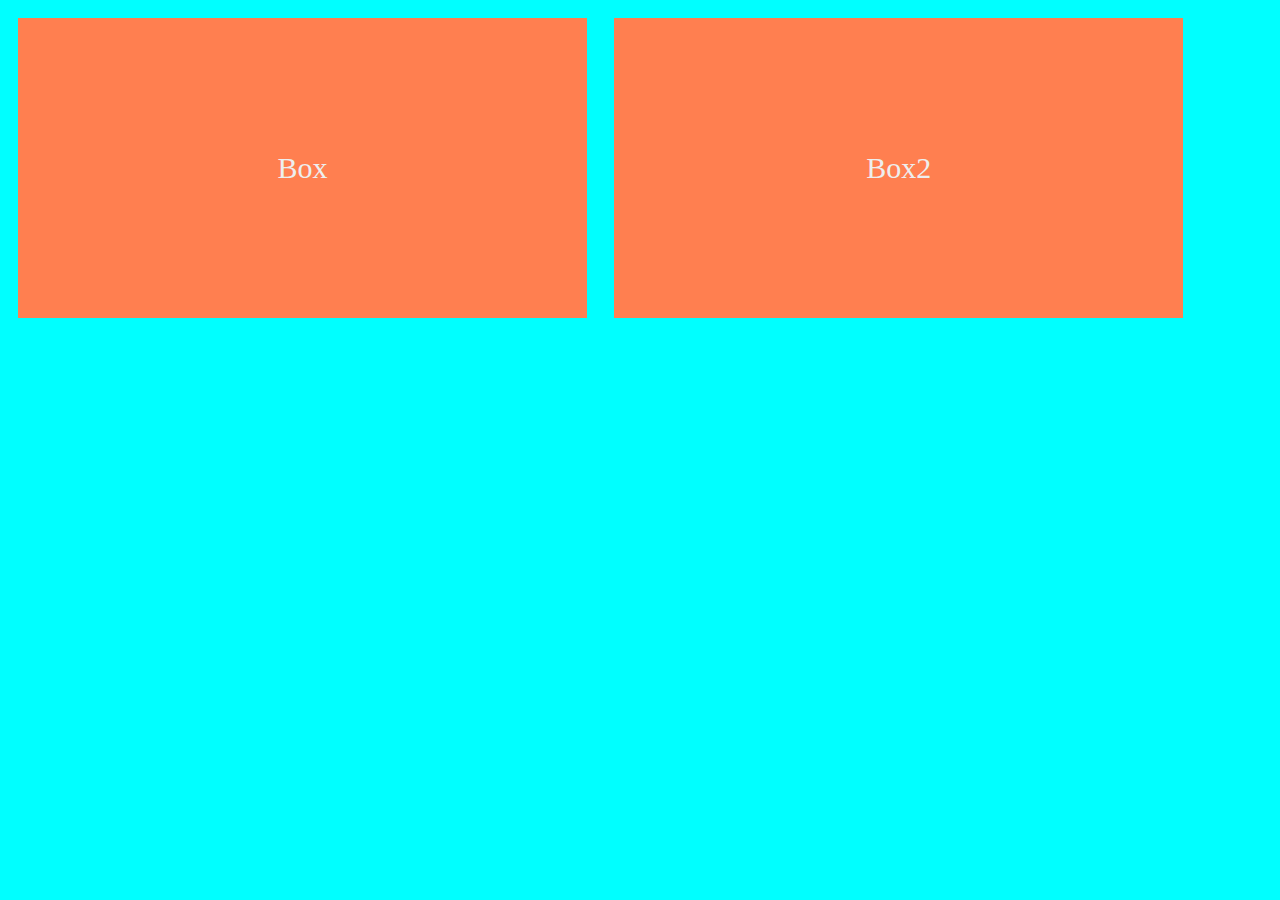
<file: class-01/demo/index.html>
<!DOCTYPE html>
<html lang="en">
  <head>
    <meta charset="UTF-8" />
    <meta name="viewport" content="width=device-width, initial-scale=1.0" />
    <title>demo</title>
    <link rel="stylesheet" href="styles.css" />
  </head>
  <body>
    <div>
      Box
    </div>
    <div>Box2</div>
  </body>
</html>
</file>
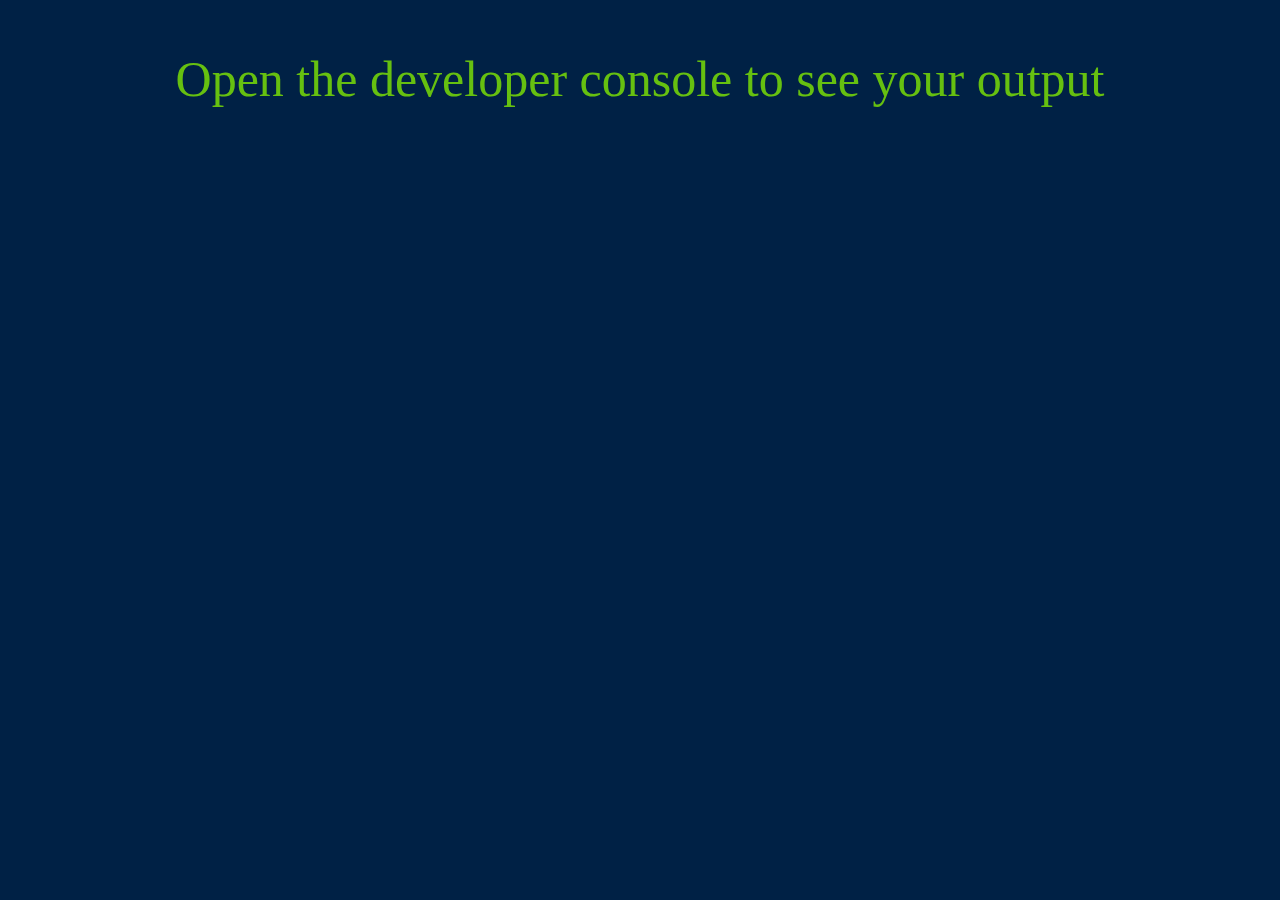
<file: class-00/lab-b/starter-code/index.html>
<!DOCTYPE html>
<html>
  <head>
    <title>Arrow Functions</title>
    <link rel="stylesheet" href="./styles.css">
  </head>
  <body>
    <main>
      <p>Open the developer console to see your output</p>
    </main>
    <script src="./app.js"></script>
  </body>
</html>
</file>
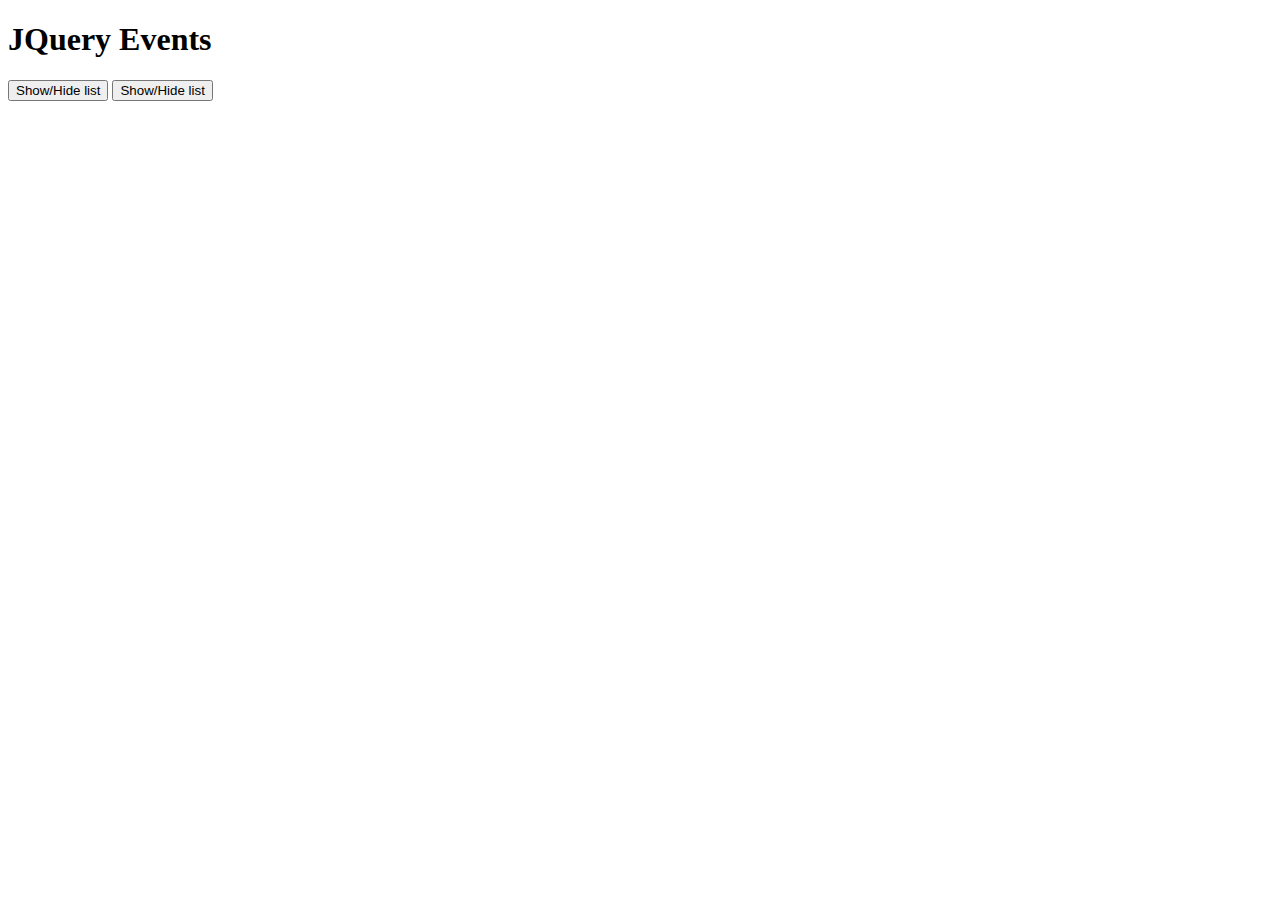
<file: class-02/demo/events/index.html>
<!DOCTYPE html>
<html lang="en">
  <head>
    <meta charset="UTF-8" />
    <meta name="viewport" content="width=device-width, initial-scale=1.0" />
    <title>Events Demo</title>
    <link rel="stylesheet" href="styles.css" />
  </head>
  <body>
    <header>
      <h1>JQuery Events</h1>
    </header>
    <main>
      <section>
        <button>Show/Hide list</button>
        <button>Show/Hide list</button>
        <ul>
          <li>Javascript</li>
          <li>python</li>
          <li>Java</li>
          <li>C#</li>
        </ul>
      </section>
    </main>
    <script
      src="https://code.jquery.com/jquery-3.4.1.min.js"
      integrity="sha256-CSXorXvZcTkaix6Yvo6HppcZGetbYMGWSFlBw8HfCJo="
      crossorigin="anonymous"
    ></script>
    <script src="app.js"></script>
  </body>
</html>
</file>
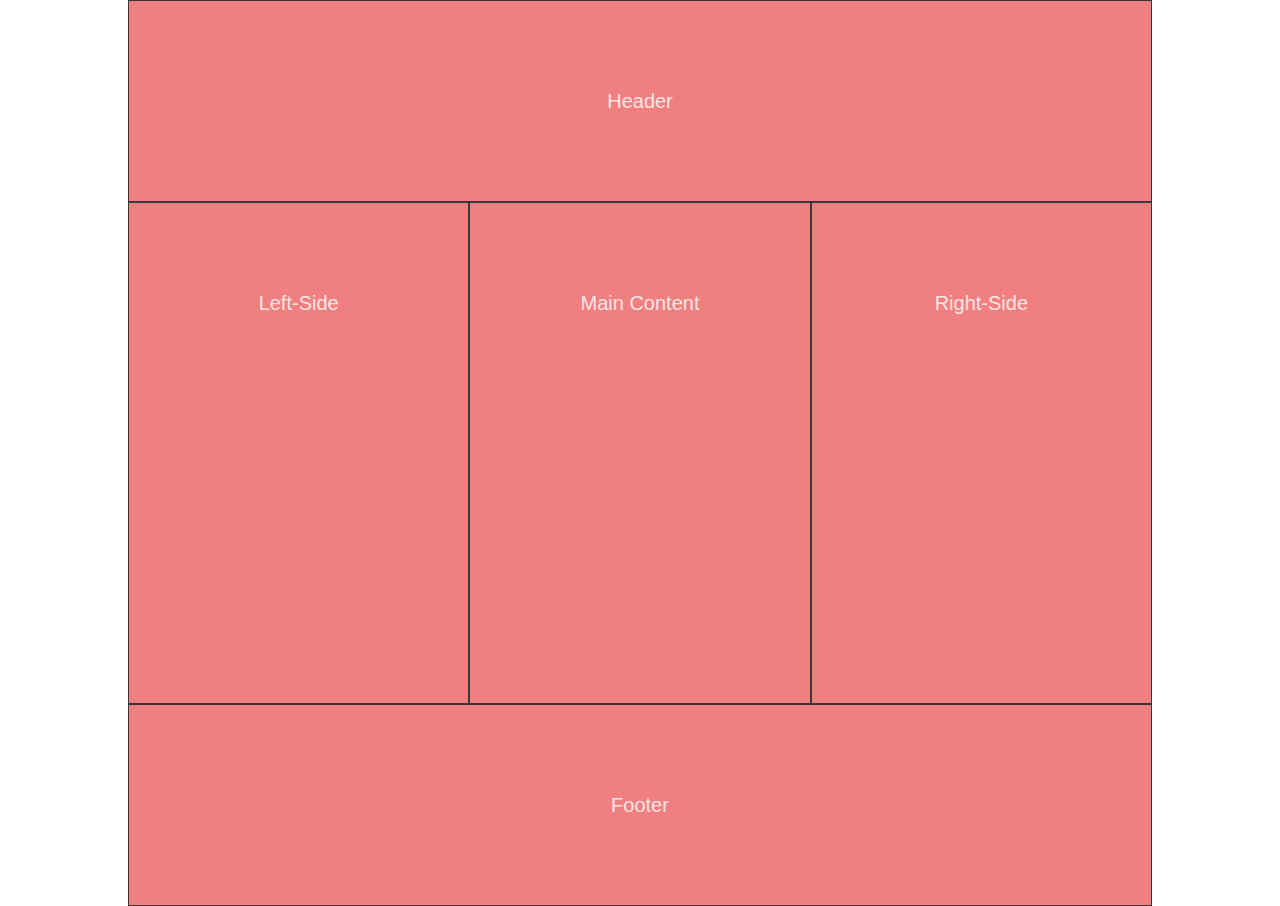
<file: class-03/demo/flexbox/index.html>
<!DOCTYPE html>
<html lang="en">
<head>
  <meta charset="UTF-8">
  <meta name="viewport" content="width=device-width, initial-scale=1.0">
  <meta http-equiv="X-UA-Compatible" content="ie=edge">
  <title>Flex-Box Demo</title>
  <link href="css/reset.css" type="text/css" rel="stylesheet" />
  <link href="css/layout.css" type="text/css" rel="stylesheet" />
  <!-- <link href="css/float.css" type="text/css" rel="stylesheet" /> -->
  <link href="css/flex.css" type="text/css" rel="stylesheet" />
</head>
<body>
  <header id="header">header</header>
  <main>
    <div id="left">left-side</div>
    <div id="right">right-side</div>
    <div id="main">main content</div>
  </main>
  <footer id="footer">footer</footer>
</body>
</html>
</file>
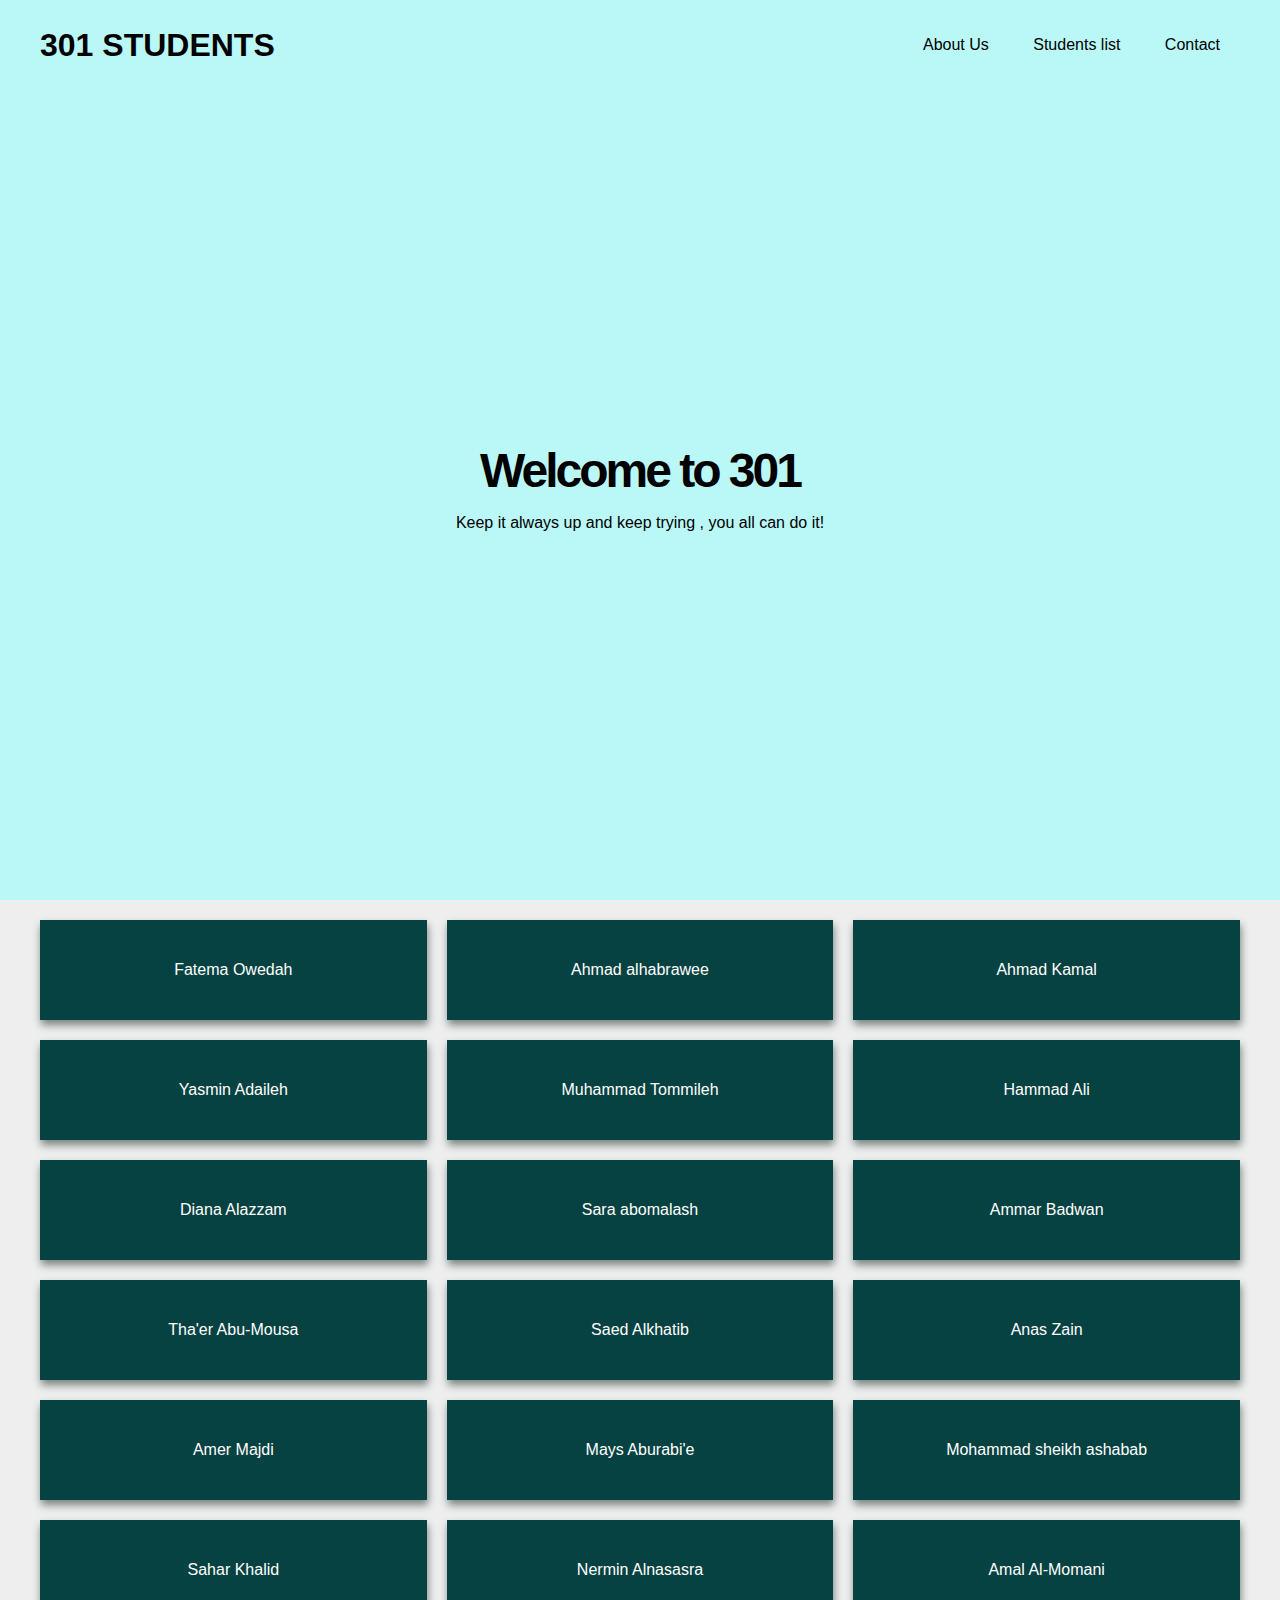
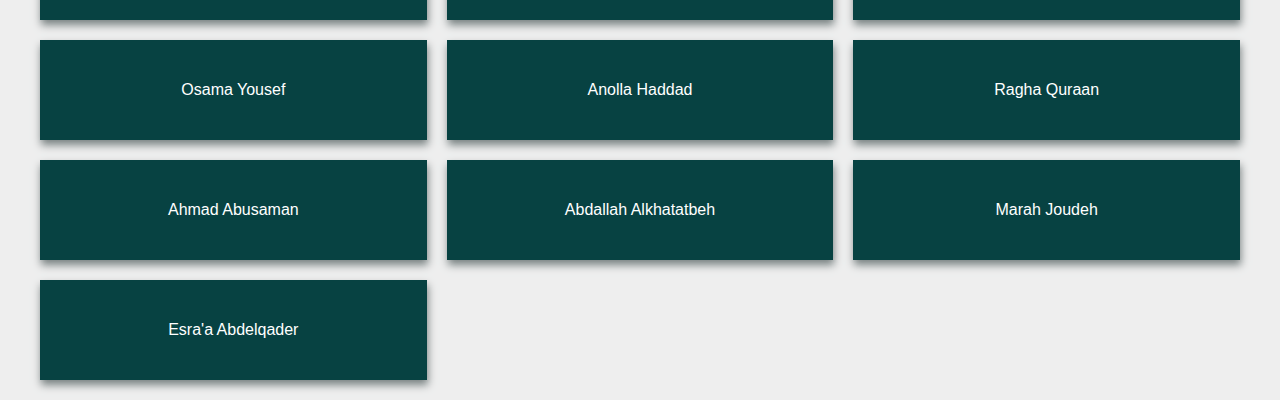
<file: class-04/demo/grid/index.html>
<!DOCTYPE html>
<html lang="en">
<head>
  <meta charset="UTF-8">
  <meta name="viewport" content="width=device-width, initial-scale=1.0">
  <title>Grid Layout</title>
  <link rel="stylesheet" href="css/style.css" />
</head>
<body>
  <header>
    <div class="nav-content">
    <h1>301 STUDENTS</h1>
    <nav>
      <ul>
        <li>About Us</li>
        <li>Students list</li>
        <li>Contact</li>
     </ul>
    </nav>
  </div>
  <div class="header-content">
    <h2>Welcome to 301</h2>
    <p>Keep it always up and keep trying , you all can do it!</p>
  </div>
  </header>
  <main>
    <section id="grid-elm"></section>
  </main>

  <script src="https://code.jquery.com/jquery-3.4.1.min.js"></script>
  <script src="js/app.js"></script>
</body>
</html>
</file>
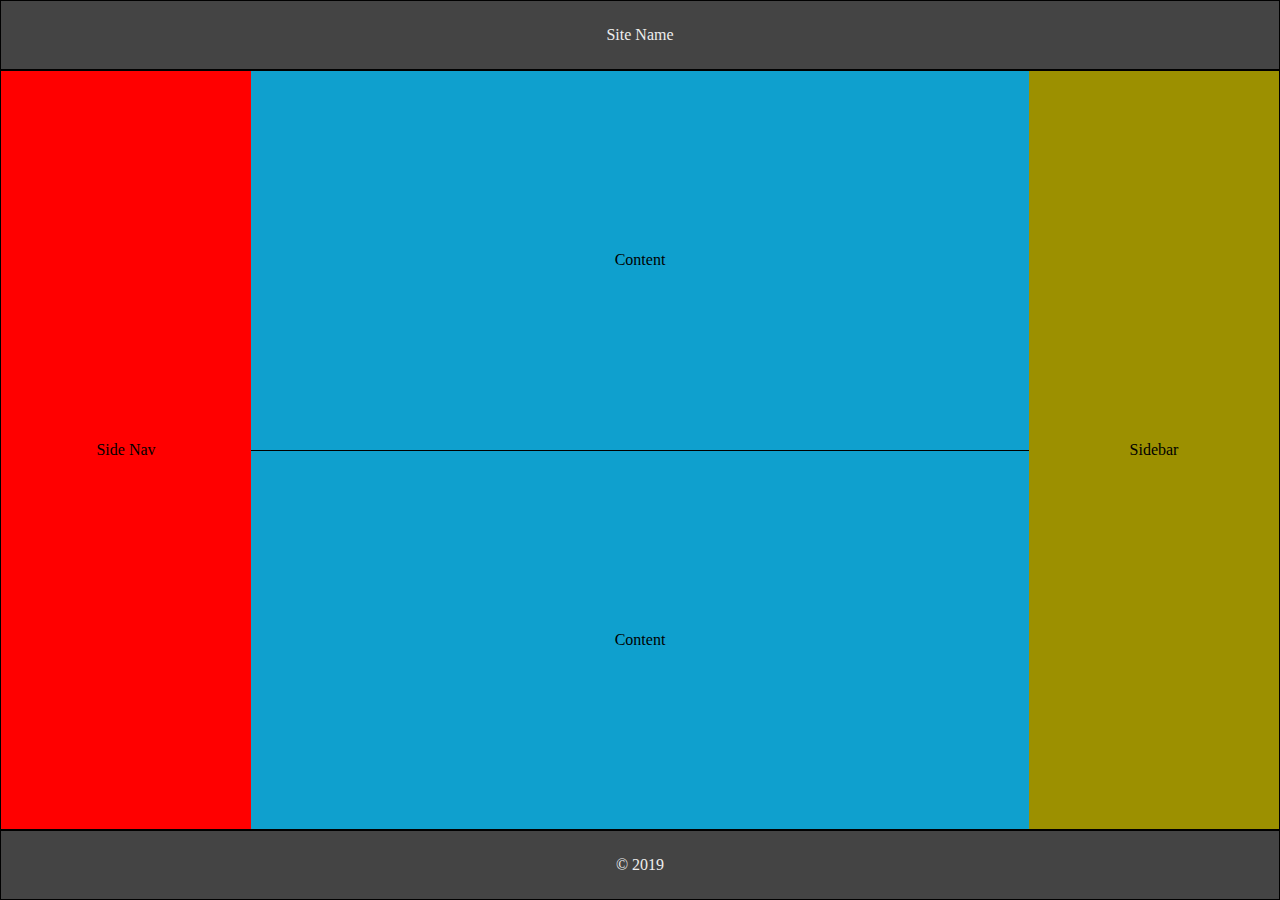
<file: class-04/demo/holy-grail/index.html>
<!DOCTYPE html>
<html>
  <head>
    <title>Demo</title>
    <link rel="stylesheet" href="reset.css" />
    <link rel="stylesheet" href="core.css" />
    <!--<link rel="stylesheet" href="float.css" />-->
    <link rel="stylesheet" href="flexbox.css" />
    <!-- <link rel="stylesheet" href="grid.css" /> -->
  </head>

  <body>
    <header class="centeredWords">
      <h1>Site Name</h1>
    </header>

    <main>

      <nav class="centeredWords"><span>Side Nav</span></nav>

      <aside class="centeredWords"><span>Sidebar</span></aside>

      <div class="content">
        <section class="deck">
          <div class="card centeredWords">
            <p>Content</p>
          </div>
        </section>
        <section class="deck">
          <div class="card centeredWords">
            <p>Content</p>
          </div>
        </section>
      </div>

    </main>

    <footer class="centeredWords">
      &copy; 2019
    </footer>
  </body>
</html>
</file>
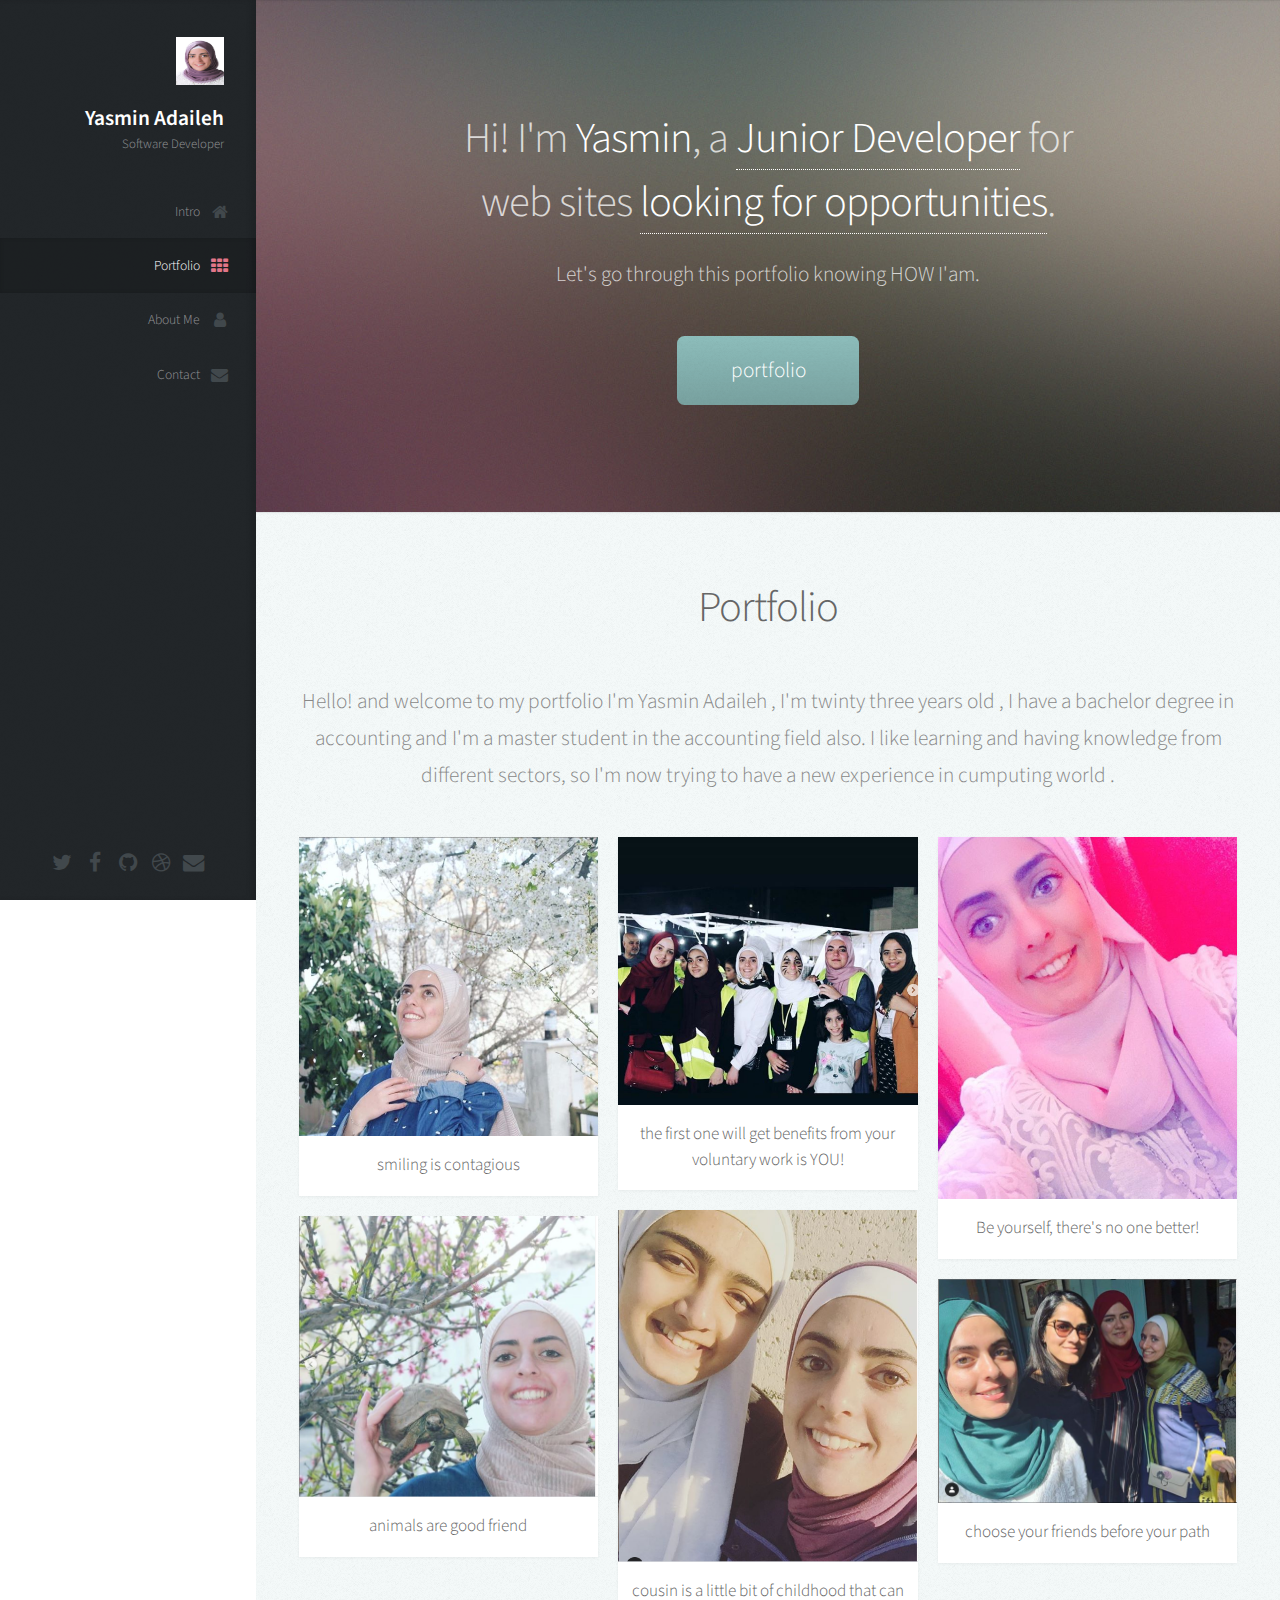
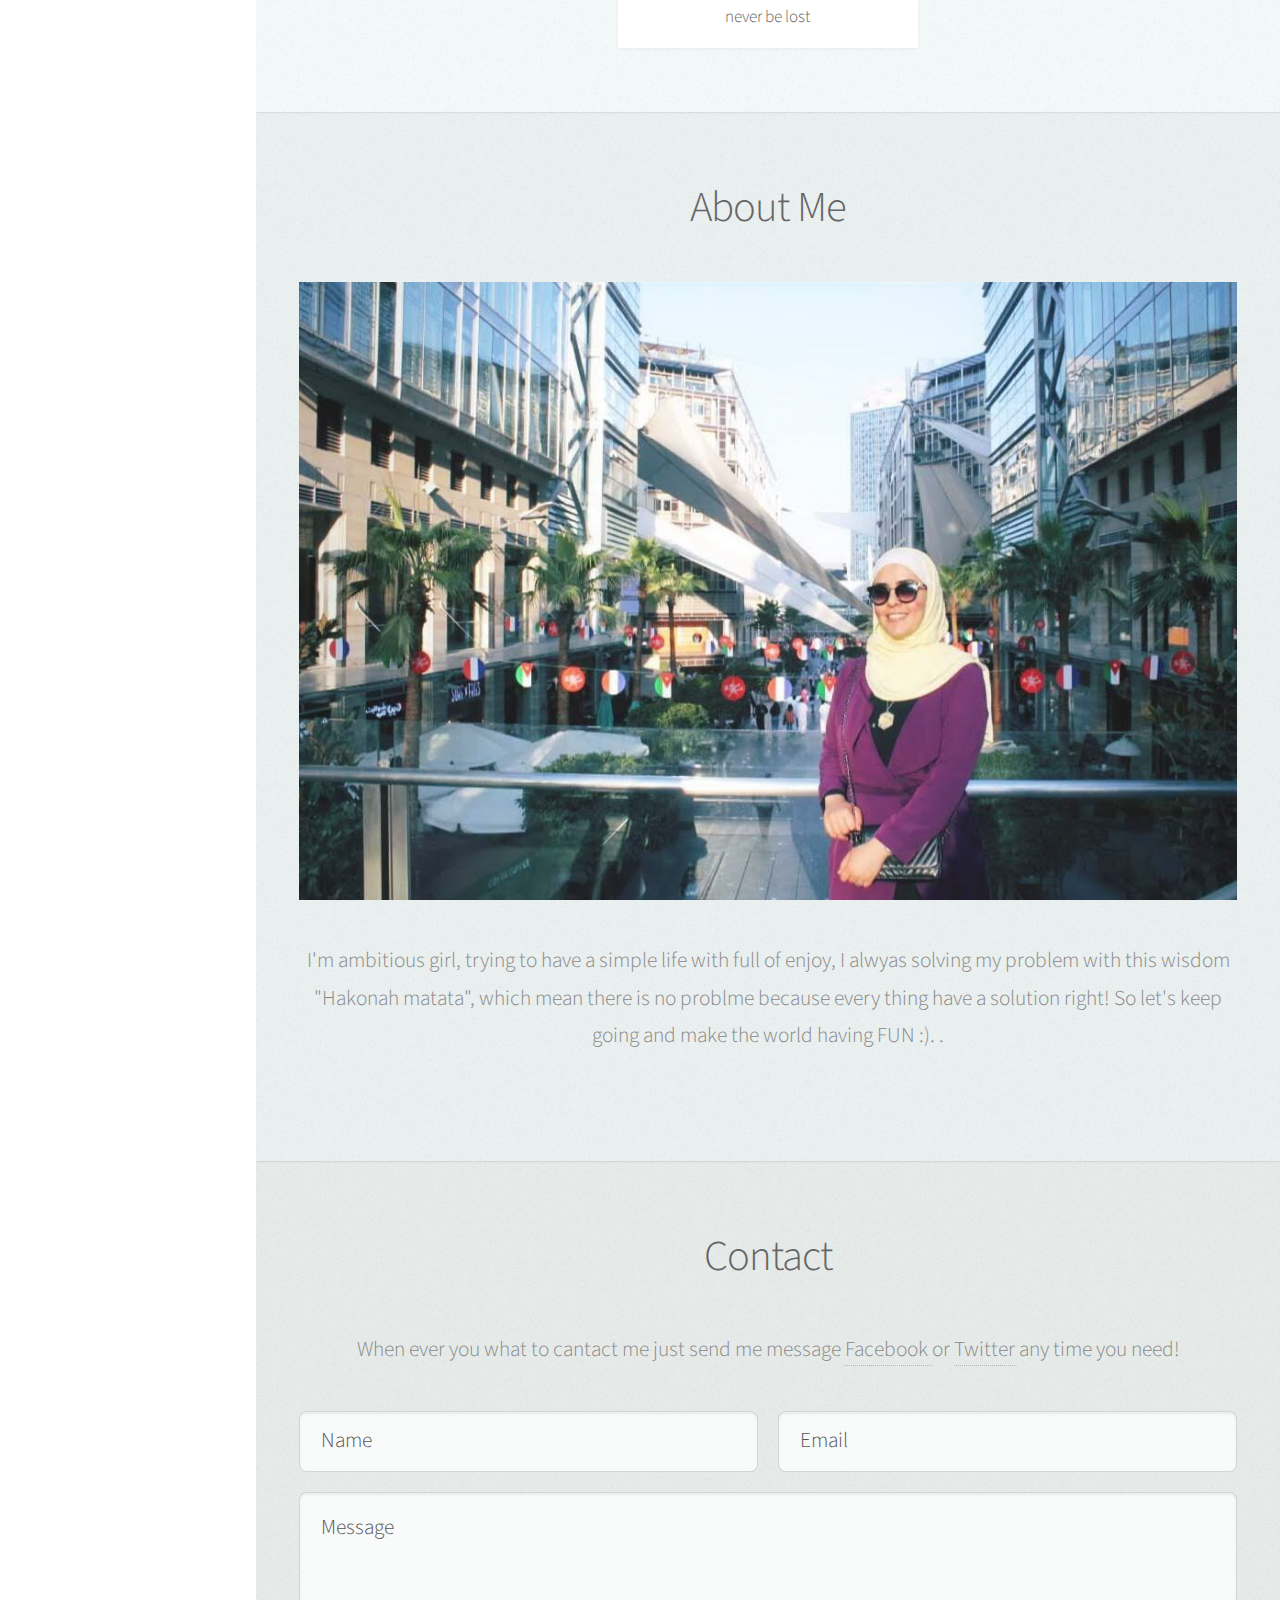
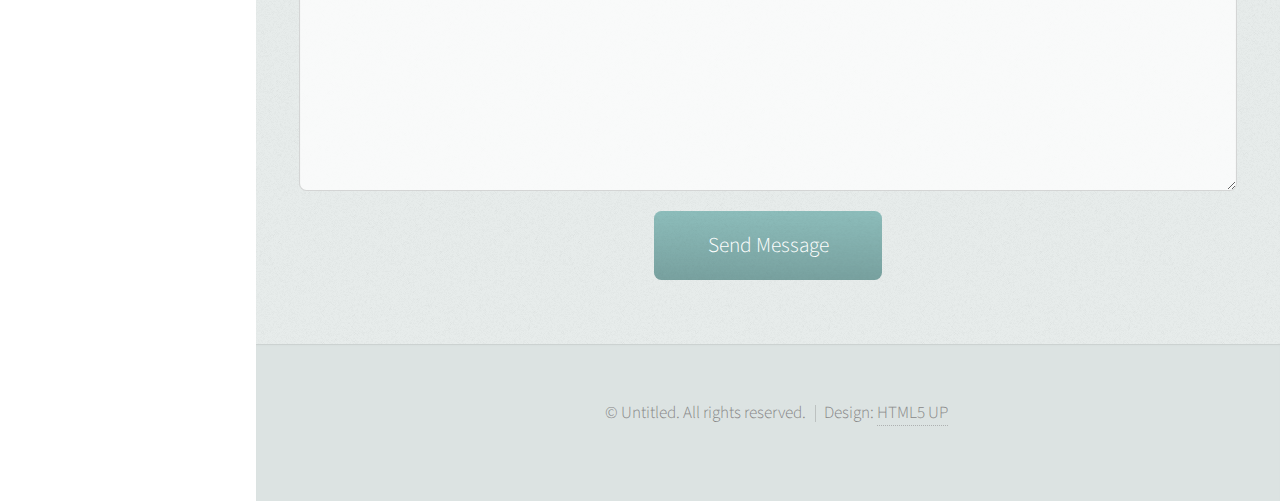
<file: class-04/lab-b/starter-code/index.html>
<!DOCTYPE HTML>
<!--
	Prologue by HTML5 UP
	html5up.net | @ajlkn
	Free for personal and commercial use under the CCA 3.0 license (html5up.net/license)
-->
<html>
	<head>
		<title>Prologue by HTML5 UP</title>
		<meta charset="utf-8" />
		<meta name="viewport" content="width=device-width, initial-scale=1, user-scalable=no" />
		<link rel="stylesheet" href="assets/css/reset.css" />
		<link rel="stylesheet" href="assets/css/base.css" />
		<link rel="stylesheet" href="assets/css/layout.css" />
		<link rel="stylesheet" href="assets/css/modules.css" />
		<!-- <link rel="stylesheet" href="assets/css/main.css" /> -->

	</head>
	<body class="is-preload">

		<!-- Header -->
			<div id="header">

				<div class="top">

					<!-- Logo -->
						<div id="logo">
							<span class="image avatar48"><img src="images/0074.JPG" alt="" /></span>
							<h1 id="title">Yasmin Adaileh</h1>
							<p>Software Developer</p>
						</div>

					<!-- Nav -->
						<nav id="nav">
							<ul>
								<li><a href="#top" id="top-link"><span class="icon fa-home">Intro</span></a></li>
								<li><a href="#portfolio" id="portfolio-link"><span class="icon fa-th">Portfolio</span></a></li>
								<li><a href="#about" id="about-link"><span class="icon fa-user">About Me</span></a></li>
								<li><a href="#contact" id="contact-link"><span class="icon fa-envelope">Contact</span></a></li>
							</ul>
						</nav>

				</div>

				<div class="bottom">

					<!-- Social Icons -->
						<ul class="icons">
							<li><a href="https://twitter.com/y_adaileh" class="icon fa-twitter"><span class="label">Twitter</span></a></li>
							<li><a href="https://www.facebook.com/profile.php?id=100005905637437" class="icon fa-facebook"><span class="label">Facebook</span></a></li>
							<li><a href="https://github.com/yasminadaileh1" class="icon fa-github"><span class="label">Github</span></a></li>
							<li><a href="#" class="icon fa-dribbble"><span class="label">Dribbble</span></a></li>
							<li><a href="#" class="icon fa-envelope"><span class="label">Email</span></a></li>
						</ul>

				</div>

			</div>

		<!-- Main -->
			<div id="main">

				<!-- Intro -->
					<section id="top" class="one dark cover">
						<div class="container">

							<header>
								<h2 class="alt">Hi! I'm <strong>Yasmin</strong>, a <a href="https://github.com/yasminadaileh1">Junior Developer</a> for<br />
								web sites <a href="https://www.linkedin.com/in/yasmeen-al-adaileh-18b094124/">looking for opportunities</a>.</h2>
								<p>
								Let's go through this portfolio knowing HOW I'am.</p>
							</header>

							<footer>
								<a href="#portfolio" class="button scrolly">portfolio </a>
							</footer>

						</div>
					</section>

				<!-- Portfolio -->
					<section id="portfolio" class="two">
						<div class="container">

							<header>
								<h2>Portfolio</h2>
							</header>

							<p>Hello! and welcome to my portfolio I'm Yasmin Adaileh , I'm twinty three years old ,
								I have a bachelor degree in accounting and I'm a master student in the accounting field also.
								I like learning and having knowledge from different sectors, so I'm now trying to have a new experience 
								in cumputing world .</p>

							<div class="row">
								<div class="col-4 col-12-mobile">
									<article class="item">
										<a href="#" class="image fit"><img src="images/5 (1).PNG" alt="" /></a>
										<header>
											<h3>smiling is contagious</h3>
										</header>
									</article>
									<article class="item">
										<a href="#" class="image fit"><img src="images/5 (2).PNG" alt="" /></a>
										<header>
											<h3>animals are good friend</h3>
										</header>
									</article>
								</div>
								<div class="col-4 col-12-mobile">
									<article class="item">
										<a href="#" class="image fit"><img src="images/5 (4).PNG" alt="" /></a>
										<header>
											<h3>the first one will get benefits from your voluntary work is YOU!</h3>
										</header>
									</article>
									<article class="item">
										<a href="#" class="image fit"><img src="images/5 (5).PNG" alt="" /></a>
										<header>
											<h3>cousin is a little bit of childhood that can never be lost</h3>
										</header>
									</article>
								</div>
								<div class="col-4 col-12-mobile">
									<article class="item">
										<a href="#" class="image fit"><img src="images/5 (6).PNG" alt="" /></a>
										<header>
											<h3>Be yourself, there's no one better!</h3>
										</header>
									</article>
									<article class="item">
										<a href="#" class="image fit"><img src="images/5 (3).PNG" alt="" /></a>
										<header>
											<h3>choose your friends before your path</h3>
										</header>
									</article>
								</div>
							</div>

						</div>
					</section>

				<!-- About Me -->
					<section id="about" class="three">
						<div class="container">

							<header>
								<h2>About Me</h2>
							</header>

							<a href="#" class="image featured"><img src="images/unnamed.jpg" alt="" /></a>

							<p>I'm ambitious girl, trying to have a simple life with full of enjoy, I alwyas solving my problem
								with this wisdom "Hakonah matata", which mean there is no problme because every thing have a solution
								right! So let's keep going and make the world having FUN :).
								.</p>

						</div>
					</section>

				<!-- Contact -->
					<section id="contact" class="four">
						<div class="container">

							<header>
								<h2>Contact</h2>
							</header>

							<p>When ever you what to cantact me just send me message <a href="https://www.facebook.com/profile.php?id=100005905637437">Facebook
							</a> or <a href="https://twitter.com/y_adaileh">Twitter</a> any time you need!</p>

							<form method="post" action="#">
								<div class="row">
									<div class="col-6 col-12-mobile"><input type="text" name="name" placeholder="Name" /></div>
									<div class="col-6 col-12-mobile"><input type="text" name="email" placeholder="Email" /></div>
									<div class="col-12">
										<textarea name="message" placeholder="Message"></textarea>
									</div>
									<div class="col-12">
										<input type="submit" value="Send Message" />
									</div>
								</div>
							</form>

						</div>
					</section>

			</div>

		<!-- Footer -->
			<div id="footer">

				<!-- Copyright -->
					<ul class="copyright">
						<li>&copy; Untitled. All rights reserved.</li><li>Design: <a href="http://html5up.net">HTML5 UP</a></li>
					</ul>

			</div>

		<!-- Scripts -->
			<script src="assets/js/jquery.min.js"></script>
			<script src="assets/js/jquery.scrolly.min.js"></script>
			<script src="assets/js/jquery.scrollex.min.js"></script>
			<script src="assets/js/browser.min.js"></script>
			<script src="assets/js/breakpoints.min.js"></script>
			<script src="assets/js/util.js"></script>
			<script src="assets/js/main.js"></script>

	</body>
</html>
</file>
<file: class-01/demo/styles.css>
body {
  background-color: darkgray;
  font-size: 30px;
}

div {
  background-color: royalblue;
  color: #eee;
  height: 300px;
  margin: 10px;
  text-align: center;
  line-height: 300px;
}

@media (min-width: 500px) {
  body {
    background-color: aqua;
  }
  div {
    width: 45%;
    display: inline-block;
    background-color: coral;
  }
}
</file>
<file: class-00/lab-b/starter-code/styles.css>
body {
  background-color: #002145;
}

p {
  font-size: 50px;
  text-align: center;
  color: #66C010;
}
</file>
<file: class-02/demo/events/styles.css>
ul {
  visibility: hidden;
}
ul.on {
  background-color: darkcyan;
  color: #eee;
  visibility: visible;
}
</file>
<file: class-03/demo/flexbox/css/layout.css>
/* start with mobile first */

div, header, footer{
  height: 200px;
  border: 1px solid #383838;
  background-color: lightcoral;
  color: #fee4e4;
  font-size: 20px;
  font-family: sans-serif;
  text-transform: capitalize;
  text-align: center;
  line-height: 200px;
}
div{
  width: 100%;
}
body{
  width: 80%;
  margin: 0 auto;
}

@media( max-width: 960px ) {
  body{
    width: 100%;
  }
}
</file>
<file: class-03/demo/flexbox/css/float.css>
body{
  background-color: lightgray;
  text-align: center;
  border: 1px solid black;
  width: 960px;
  margin: auto;
}

#left, #right{
  float: left;
  width: 25%;
  height: 500px;
}

#right{
  float: right;
}

#main{
  clear:none;
  height: 500px;
}

footer{
  clear: both;
}
</file>
<file: class-03/demo/flexbox/css/flex.css>
main{
  display: flex;
}

#left{
  order: 1;
  height: 500px;
}

#main{
  order: 2;
  height: 500px;
}

#right{
  order: 3;
  height: 500px;
}
</file>
<file: class-04/demo/grid/css/style.css>
@import 'base.css';
@import 'layout.css';
@import 'theme.css';
</file>
<file: class-04/demo/holy-grail/core.css>
* {
    box-sizing:border-box;
}

html, body {
    height: 100%;
}

body > * {
    border:1px solid #000;
}

body > header, body > footer {
    background:#444;
    color: #eee;
    height: 70px;
    line-height:70px;
    text-align:center;
}

main {
    background: #fafafa;
}

main > .content {
    background: #000;
}

main > aside {
    background: #9C9000;
}

main > nav {
    background: #ff0000;
}

.deck {
    background: #0FA0CE;
}

/* 000000000000000 */
.deck:first-child {
    border-bottom:1px solid black;
}
.centeredWords {
    display: flex;
    flex-direction: column;
    justify-content: center;
    align-items: center;
}
</file>
<file: class-04/demo/holy-grail/float.css>
@media (min-width: 960px) {

    main {
        overflow:hidden;
        height:calc(100% - 140px);
    }

    main > .content {
        height: 100%;
    }

    main > nav {
        float:left;
        height:100%;
        width: 250px;
    }

    main > aside {
        float:right;
        height:100%;
        width: 250px;
    }

    .deck {
        height:50%;
    }

}
</file>
<file: class-04/demo/holy-grail/flexbox.css>
@media (min-width: 960px) {

    body {
        display:flex;
        flex-direction:column;
    }

    main {
        display:flex;
        flex:1;
        flex-direction:row;
    }

    main > aside {
        order: 3;
        width: 250px;
    }

    main > nav {
        order: 2;
        width: 250px;
    }

    main > .content {
        display:flex;
        flex-direction:column;
        flex: 1;
        order: 2;
    }

    .deck {
        display:flex;
        flex-direction:column;
        flex-wrap:wrap;
        flex:1;
        justify-content: space-between;
    }

    .card {
        display:flex;
        flex-direction:column;
        flex:1;
    }

}
</file>
<file: class-04/demo/holy-grail/grid.css>
@media (min-width: 960px) {

    main {
        display:grid;
        grid-template-columns: 250px 1fr 250px;
        height: calc(100% - 140px);
    }

    main > nav {
        order:1;
    }

    main > .content {
        order:2;
        display:grid;
        grid-template-rows: 50% 50%;
    }

    main > aside {
        order: 3;
    }

}
</file>
<file: class-04/lab-b/starter-code/assets/css/layout.css>
*, *:before, *:after {
    box-sizing: inherit;
}
body {
    background: #fff;
    font-family: 'Source Sans Pro', sans-serif;
    font-size: 19pt;
    font-weight: 300;
    line-height: 1.75em;
    color: #888;
}
input, textarea, select {
    font-family: 'Source Sans Pro', sans-serif;
    font-size: 19pt;
    font-weight: 300;
    line-height: 1.75em;
    color: #888;
}
h1, h2, h3, h4, h5, h6 {
    font-weight: 300;
    color: #666;
    line-height: 1.5em;
}

h1 a, h2 a, h3 a, h4 a, h5 a, h6 a {
    color: inherit;
    text-decoration: none;
}
h1 a strong, h2 a strong, h3 a strong, h4 a strong, h5 a strong, h6 a strong {
    color: #333;
}

h2 {
font-size: 2em;
letter-spacing: -1px;
}

h2.alt {
    color: #888;
}

    h2.alt strong {
        color: #666;
    }

h3 {
font-size: 1.5em;
}

header {
margin: 0 0 2em 0;
}

header > p {
    margin: 1em 0 0 0;
}

footer {
margin: 2em 0 0 0;
}

strong, b {
font-weight: 300;
color: #666;
}

em, i {
font-style: italic;
}
input[type="button"]:hover,
		input[type="submit"]:hover,
		input[type="reset"]:hover,
		button:hover,
		.button:hover {
			background-color: #9ececc;
		}

		input[type="button"]:active,
		input[type="submit"]:active,
		input[type="reset"]:active,
		button:active,
		.button:active {
			background-color: #7eaeac;
        }
        .item {
            box-shadow: 0 0.05em 0.15em 0 rgba(0, 0, 0, 0.05);
            margin-bottom: 40px;
        }
    
            .item header {
                background: #fff;
                margin: 0;
                padding: 1em 0 1em 0;
                font-size: 0.8em;
            }
    
                .item header h3 {
                    font-size: 1em;
                }
 
                .icon {
                    text-decoration: none;
                }
            
                    .icon:before {
                        display: inline-block;
                        font-family: FontAwesome;
                        font-size: 1.25em;
                        text-decoration: none;
                        font-style: normal;
                        font-weight: normal;
                        line-height: 1;
                        -webkit-font-smoothing: antialiased;
                        -moz-osx-font-smoothing: grayscale;
                    }
            
                    .icon > .label {
                        display: none;
                    }
            
            /* Header */
            
                #header {
                    display: -moz-flex;
                    display: -webkit-flex;
                    display: -ms-flex;
                    display: flex;
                    -moz-flex-direction: column;
                    -webkit-flex-direction: column;
                    -ms-flex-direction: column;
                    flex-direction: column;
                    -moz-justify-content: space-between;
                    -webkit-justify-content: space-between;
                    -ms-justify-content: space-between;
                    justify-content: space-between;
                    background: #222629 url("images/overlay.png");
                    box-shadow: inset -0.25em 0 0.25em 0 rgba(0, 0, 0, 0.1);
                    color: #fff;
                    height: 100%;
                    left: 0;
                    overflow-y: auto;
                    position: fixed;
                    text-align: right;
                    top: 0;
                    width: 375px;
                }
            
                    #header .top {
                        -moz-flex-grow: 1;
                        -webkit-flex-grow: 1;
                        -ms-flex-grow: 1;
                        flex-grow: 1;
                    }
            
                    #header .bottom {
                        -moz-flex-shrink: 0;
                        -webkit-flex-shrink: 0;
                        -ms-flex-shrink: 0;
                        flex-shrink: 0;
                        padding: 1.5em 0 0.75em 0;
                    }
            
                        #header .bottom > :last-child {
                            margin-bottom: 0;
                        }
            
                    #header .icons {
                        font-size: 0.8em;
                        text-align: center;
                    }
            
                        #header .icons a {
                            color: #41484c;
                            -moz-transition: color 0.35s ease-in-out;
                            -webkit-transition: color 0.35s ease-in-out;
                            -ms-transition: color 0.35s ease-in-out;
                            transition: color 0.35s ease-in-out;
                        }
            
                            #header .icons a:hover {
                                color: #fff;
                            }
            
                #logo {
                    position: relative;
                    margin: 1.75em 1.5em 1.5em 1.5em;
                    min-height: 48px;
                    cursor: default;
                }
                #logo h1 {
                    position: relative;
                    color: #fff;
                    font-weight: 600;
                    font-size: 1em;
                    line-height: 1em;
                }
        
                #logo p {
                    position: relative;
                    display: block;
                    font-size: 0.6em;
                    color: rgba(255, 255, 255, 0.5);
                    line-height: 1.25em;
                    margin: 0.5em 0 0 0;
                }
        
                #logo .image {
                    position: absolute;
                    left: 0;
                    top: 0;
                }
        
            #nav ul {
                list-style: none;
                padding-left: 0;
                margin-bottom: 0;
            }
        
                #nav ul li {
                    padding-left: 0;
                }
        
                    #nav ul li a {
                        display: block;
                        padding: 0.5em 1.5em 0.5em 1.5em;
                        color: rgba(255, 255, 255, 0.5);
                        text-decoration: none;
                        outline: 0;
                        border: 0;
                        -moz-transition: none;
                        -webkit-transition: none;
                        -ms-transition: none;
                        transition: none;
                    }
        
                        #nav ul li a span {
                            position: relative;
                            display: block;
                            font-size: 0.8em;
                        }
        
                            #nav ul li a span:before {
                                position: absolute;
                                left: 0;
                                color: #41484c;
                                text-align: center;
                                width: 1.25em;
                                line-height: 1.75em;
                            }
        
                        #nav ul li a.active {
                            background: rgba(0, 0, 0, 0.15);
                            box-shadow: inset 0 0 0.25em 0 rgba(0, 0, 0, 0.125);
                            color: #fff;
                        }
        
                            #nav ul li a.active span:before {
                                color: #e27689;
                            }
                            #main {
                                margin-left: 375px;
                            }
                        
                                #main > section {
                                    margin: 0;
                                    overflow: hidden;
                                    padding: 4em 0;
                                    box-shadow: inset 0 1px 0 0 rgba(0, 0, 0, 0.05), inset 0 0.1em 0.1em 0 rgba(0, 0, 0, 0.025);
                                    text-align: center;
                                    background-image: url("images/overlay.png");
                                }
                        
                                    #main > section.dark {
                                        color: #ddd;
                                        color: rgba(255, 255, 255, 0.75);
                                    }
                        
                                        #main > section.dark h2, #main > section.dark h3, #main > section.dark h4, #main > section.dark h5, #main > section.dark h6 {
                                            color: inherit;
                                        }
                        
                                        #main > section.dark strong {
                                            color: #fff;
                                            border-color: inherit;
                                        }
                        
                                        #main > section.dark a {
                                            color: #fff;
                                            border-color: inherit;
                                        }
                        
                                            #main > section.dark a:hover {
                                                border-bottom-color: rgba(255, 255, 255, 0);
                                            }
                        
                                    #main > section.cover {
                                        padding: 10em 0;
                                        background-size: cover;
                                        background-position: center center;
                                    }
                        
                                    #main > section.one {
                                        background-color: #81918E;
                                        background-image: url("../../images/banner.jpg");
                                    }
                        
                                    #main > section.two {
                                        background-color: #f5fafa;
                                    }
                        
                                    #main > section.three {
                                        background-color: #ecf1f1;
                                    }
                        
                                    #main > section.four {
                                        background-color: #e8edec;
                                    }
</file>
<file: class-04/lab-b/starter-code/assets/css/modules.css>
input::-moz-focus-inner {
	border: 0;
	padding: 0;
}

a {
    text-decoration: none;
    color: inherit;
    border-bottom: dotted 1px rgba(128, 128, 128, 0.5);
    -moz-transition: color 0.35s ease-in-out, border-bottom-color 0.35s ease-in-out;
    -webkit-transition: color 0.35s ease-in-out, border-bottom-color 0.35s ease-in-out;
    -ms-transition: color 0.35s ease-in-out, border-bottom-color 0.35s ease-in-out;
    transition: color 0.35s ease-in-out, border-bottom-color 0.35s ease-in-out;
    outline: 0;
}
a:hover {
    color: #E27689;
    border-bottom-color: rgba(255, 255, 255, 0);
}
body.is-preload *, body.is-preload *:before, body.is-preload *:after {
    -moz-animation: none !important;
    -webkit-animation: none !important;
    -ms-animation: none !important;
    animation: none !important;
    -moz-transition: none !important;
    -webkit-transition: none !important;
    -ms-transition: none !important;
    transition: none !important;
}
@media screen and (min-width: 961px) and (max-width: 1880px) {

    .container {
        width: 1200px;
    }
}

@media screen and (min-width: 961px) and (max-width: 1620px) {

    .container {
        width: 960px;
    }

}

@media screen and (min-width: 961px) and (max-width: 1320px) {

    .container {
        width: 100%;
    }

}

@media screen and (max-width: 960px) {

    .container {
        width: 100%;
    }

}

@media screen and (max-width: 736px) {

    .container {
        width: 100%;
    }

}
@media screen and (max-width: 736px) {

    .row {
        display: flex;
        flex-wrap: wrap;
        box-sizing: border-box;
        align-items: stretch;
    }

        .row > * {
            box-sizing: border-box;
        }

        .row.gtr-uniform > * > :last-child {
            margin-bottom: 0;
        }

        .row.aln-left {
            justify-content: flex-start;
        }

        .row.aln-center {
            justify-content: center;
        }

        .row.aln-right {
            justify-content: flex-end;
        }

        .row.aln-top {
            align-items: flex-start;
        }

        .row.aln-middle {
            align-items: center;
        }

        .row.aln-bottom {
            align-items: flex-end;
        }

        .row > .imp-mobile {
            order: -1;
        }

        .row > .col-1-mobile {
            width: 8.3333333333%;
        }

        .row > .off-1-mobile {
            margin-left: 8.3333333333%;
        }

        .row > .col-2-mobile {
            width: 16.6666666667%;
        }

        .row > .off-2-mobile {
            margin-left: 16.6666666667%;
        }

        .row > .col-3-mobile {
            width: 25%;
        }

        .row > .off-3-mobile {
            margin-left: 25%;
        }

        .row > .col-4-mobile {
            width: 33.3333333333%;
        }

        .row > .off-4-mobile {
            margin-left: 33.3333333333%;
        }

        .row > .col-5-mobile {
            width: 41.6666666667%;
        }

        .row > .off-5-mobile {
            margin-left: 41.6666666667%;
        }

        .row > .col-6-mobile {
            width: 50%;
        }

        .row > .off-6-mobile {
            margin-left: 50%;
        }

        .row > .col-7-mobile {
            width: 58.3333333333%;
        }

        .row > .off-7-mobile {
            margin-left: 58.3333333333%;
        }

        .row > .col-8-mobile {
            width: 66.6666666667%;
        }

        .row > .off-8-mobile {
            margin-left: 66.6666666667%;
        }

        .row > .col-9-mobile {
            width: 75%;
        }

        .row > .off-9-mobile {
            margin-left: 75%;
        }

        .row > .col-10-mobile {
            width: 83.3333333333%;
        }

        .row > .off-10-mobile {
            margin-left: 83.3333333333%;
        }

        .row > .col-11-mobile {
            width: 91.6666666667%;
        }

        .row > .off-11-mobile {
            margin-left: 91.6666666667%;
        }

        .row > .col-12-mobile {
            width: 100%;
        }

        .row > .off-12-mobile {
            margin-left: 100%;
        }

        .row.gtr-0 {
            margin-top: 0px;
            margin-left: 0px;
        }

            .row.gtr-0 > * {
                padding: 0px 0 0 0px;
            }

            .row.gtr-0.gtr-uniform {
                margin-top: 0px;
            }

                .row.gtr-0.gtr-uniform > * {
                    padding-top: 0px;
                }

        .row.gtr-25 {
            margin-top: -5px;
            margin-left: -5px;
        }

            .row.gtr-25 > * {
                padding: 5px 0 0 5px;
            }

            .row.gtr-25.gtr-uniform {
                margin-top: -5px;
            }

                .row.gtr-25.gtr-uniform > * {
                    padding-top: 5px;
                }

        .row.gtr-50 {
            margin-top: -10px;
            margin-left: -10px;
        }

            .row.gtr-50 > * {
                padding: 10px 0 0 10px;
            }

            .row.gtr-50.gtr-uniform {
                margin-top: -10px;
            }

                .row.gtr-50.gtr-uniform > * {
                    padding-top: 10px;
                }

        .row {
            margin-top: -20px;
            margin-left: -20px;
        }

            .row > * {
                padding: 20px 0 0 20px;
            }

            .row.gtr-uniform {
                margin-top: -20px;
            }

                .row.gtr-uniform > * {
                    padding-top: 20px;
                }

        .row.gtr-150 {
            margin-top: -30px;
            margin-left: -30px;
        }

            .row.gtr-150 > * {
                padding: 30px 0 0 30px;
            }

            .row.gtr-150.gtr-uniform {
                margin-top: -30px;
            }

                .row.gtr-150.gtr-uniform > * {
                    padding-top: 30px;
                }

        .row.gtr-200 {
            margin-top: -40px;
            margin-left: -40px;
        }

            .row.gtr-200 > * {
                padding: 40px 0 0 40px;
            }

            .row.gtr-200.gtr-uniform {
                margin-top: -40px;
            }

                .row.gtr-200.gtr-uniform > * {
                    padding-top: 40px;
                }

}
@media screen and (min-width: 961px) and (max-width: 1880px) {

    /* Basic */

        body, input, textarea, select {
            font-size: 17pt;
        }

    /* Header */

        #header {
            width: 300px;
        }

    /* Footer */

        #footer {
            margin-left: 300px;
        }

    /* Main */

        #main {
            margin-left: 300px;
        }

}
@media screen and (min-width: 961px) and (max-width: 1620px) {

    /* Main */

        #main > section {
            padding: 3em 0;
        }

        #main section.cover {
            padding: 5em 0;
        }

}

/* Narrow */

@media screen and (min-width: 961px) and (max-width: 1320px) {

    /* Basic */

        body, input, textarea, select {
            font-size: 16pt;
        }

        .container {
            padding: 0 2em 0 2em;
        }

    /* Icons */

        ul.icons li a {
            width: 1.75em;
        }

    /* Item */

        .item {
            margin-bottom: 20px;
        }

    /* Header */

        #header {
            width: 20%;
        }

        #logo .image {
            position: relative;
            margin: 0 0 0.5em 0;
        }

        #nav ul li a {
            font-size: 0.8em;
            padding-top: 0.5em;
            padding-bottom: 0.5em;
        }

            #nav ul li a span {
                padding-right: 2.25em;
            }

                #nav ul li a span:before {
                    left: 100%;
                    margin-left: -1.25em;
                    line-height: 2.25em;
                }

    /* Footer */

        #footer {
            margin-left: 20%;
        }

    /* Main */

        #main {
            margin-left: 20%;
        }

}
@media screen and (max-width: 960px) {

    /* Basic */

        html, body {
            overflow-x: hidden;
        }

        body, input, textarea, select {
            font-size: 16pt;
        }

        header br {
            display: none;
        }

        .container {
            padding: 0 2em 0 2em;
        }

    /* Item */

        .item {
            margin-bottom: 15px;
        }

    /* Icons */

        ul.icons a {
            width: 1.75em;
            font-size: 1.25em;
        }

    /* Header */

        #header {
            -moz-backface-visibility: hidden;
            -webkit-backface-visibility: hidden;
            -ms-backface-visibility: hidden;
            backface-visibility: hidden;
            -moz-transform: translateX(-275px);
            -webkit-transform: translateX(-275px);
            -ms-transform: translateX(-275px);
            transform: translateX(-275px);
            -moz-transition: -moz-transform 0.5s ease;
            -webkit-transition: -webkit-transform 0.5s ease;
            -ms-transition: -ms-transform 0.5s ease;
            transition: transform 0.5s ease;
            -webkit-overflow-scrolling: touch;
            display: block;
            height: 100%;
            left: 0;
            overflow-y: auto;
            position: fixed;
            top: 0;
            width: 275px;
            z-index: 10002;
            width: 275px;
            background: #222729 url("images/overlay.png");
            box-shadow: inset -0.25em 0 0.25em 0 rgba(0, 0, 0, 0.125);
        }

            #header .top {
                position: relative;
            }

            #header .bottom {
                border-top: solid 1px rgba(255, 255, 255, 0.05);
                box-shadow: 0 -1px 0 0 rgba(0, 0, 0, 0.15);
                padding-top: 2em;
                margin-top: 2em;
                position: relative;
            }

        #logo {
            margin: 1.5em 1.25em 1.25em 1.25em;
        }

        #nav ul li a {
            padding: 0.5em 1.25em 0.5em 1.25em;
        }

        #headerToggle {
            -moz-backface-visibility: hidden;
            -webkit-backface-visibility: hidden;
            -ms-backface-visibility: hidden;
            backface-visibility: hidden;
            -moz-transition: -moz-transform 0.5s ease;
            -webkit-transition: -webkit-transform 0.5s ease;
            -ms-transition: -ms-transform 0.5s ease;
            transition: transform 0.5s ease;
            display: block;
            height: 2.25em;
            left: 0;
            position: fixed;
            top: 0;
            width: 3.25em;
            z-index: 10001;
        }

            #headerToggle .toggle {
                position: absolute;
                left: 0;
                top: 0;
                width: 100%;
                height: 100%;
                outline: 0;
                border: 0;
            }

                #headerToggle .toggle:before {
                    font-family: FontAwesome;
                    text-decoration: none;
                    font-style: normal;
                    font-weight: normal;
                    -webkit-font-smoothing: antialiased;
                    -moz-osx-font-smoothing: grayscale;
                    content: '\f0c9';
                    color: #fff;
                    font-size: 18px;
                    line-height: 2.25em;
                    background: rgba(128, 136, 144, 0.5);
                    border-radius: 0.35em;
                    text-align: center;
                    position: absolute;
                    left: 0.5em;
                    top: 0.5em;
                    display: block;
                    width: 3.25em;
                    height: 2.25em;
                    line-height: 2.25em;
                }

        body.header-visible #main {
            -moz-transform: translateX(275px);
            -webkit-transform: translateX(275px);
            -ms-transform: translateX(275px);
            transform: translateX(275px);
        }

        body.header-visible #headerToggle {
            -moz-transform: translateX(275px);
            -webkit-transform: translateX(275px);
            -ms-transform: translateX(275px);
            transform: translateX(275px);
        }

        body.header-visible #header {
            -moz-transform: translateX(0);
            -webkit-transform: translateX(0);
            -ms-transform: translateX(0);
            transform: translateX(0);
        }

    /* Footer */

        #footer {
            margin-left: 0;
        }

    /* Main */

        #main {
            -moz-backface-visibility: hidden;
            -webkit-backface-visibility: hidden;
            -ms-backface-visibility: hidden;
            backface-visibility: hidden;
            -moz-transition: -moz-transform 0.5s ease;
            -webkit-transition: -webkit-transform 0.5s ease;
            -ms-transition: -ms-transform 0.5s ease;
            transition: transform 0.5s ease;
            padding-bottom: 1px;
            margin-left: 0;
        }

            #main > section {
                padding: 3em 0;
            }

            #main section.cover {
                padding: 4em 0;
            }

}
@media screen and (max-width: 736px) {

    /* Basic */

        body, input, textarea, select {
            font-size: 14pt;
        }

        h2 {
            font-size: 1.5em;
            letter-spacing: 0;
            font-weight: 300;
        }

        .container {
            padding: 0 15px 0 15px;
        }

    /* List */

        ul.icons a {
            width: 2em;
            font-size: 1.25em;
        }

    /* Main */

        #main > section {
            padding: 2em 0;
        }

        #main section.cover {
            padding: 4em 0em;
        }

            #main section.cover header {
                padding: 0 1em;
            }

    /* Footer */

        #footer .copyright li {
            display: block;
            line-height: 1.25em;
            border: 0;
            padding: 0;
            margin: 1em 0 0 0;
        }

            #footer .copyright li:first-child {
                margin-top: 0;
            }

}
</file>
<file: class-04/lab-b/starter-code/assets/css/base.css>
@import url("font-awesome.min.css");
@import url("https://fonts.googleapis.com/css?family=Source+Sans+Pro:300,300italic,400,600");

body {
	-webkit-text-size-adjust: none;
}

mark {
	background-color: transparent;
	color: inherit;
}
input, select, textarea {
	-moz-appearance: none;
	-webkit-appearance: none;
	-ms-appearance: none;
	appearance: none;
}
html {
    box-sizing: border-box;
}


sub {
    position: relative;
    top: 0.5em;
    font-size: 0.8em;
}

sup {
    position: relative;
    top: -0.5em;
    font-size: 0.8em;
}

hr {
    border: 0;
    border-top: solid 1px #ddd;
}

blockquote {
    border-left: solid 0.5em #ddd;
    padding: 1em 0 1em 2em;
    font-style: italic;
}

p, ul, ol, dl, table {
    margin-bottom: 2em;
}

br.clear {
    clear: both;
}
.container {
    margin: 0 auto;
    max-width: 100%;
    width: 1400px;
}
.row {
    display: flex;
    flex-wrap: wrap;
    box-sizing: border-box;
    align-items: stretch;
}

    .row > * {
        box-sizing: border-box;
    }

    .row.gtr-uniform > * > :last-child {
        margin-bottom: 0;
    }

    .row.aln-left {
        justify-content: flex-start;
    }

    .row.aln-center {
        justify-content: center;
    }

    .row.aln-right {
        justify-content: flex-end;
    }

    .row.aln-top {
        align-items: flex-start;
    }

    .row.aln-middle {
        align-items: center;
    }

    .row.aln-bottom {
        align-items: flex-end;
    }

    .row > .imp {
        order: -1;
    }

    .row > .col-1 {
        width: 8.3333333333%;
    }

    .row > .off-1 {
        margin-left: 8.3333333333%;
    }

    .row > .col-2 {
        width: 16.6666666667%;
    }

    .row > .off-2 {
        margin-left: 16.6666666667%;
    }

    .row > .col-3 {
        width: 25%;
    }

    .row > .off-3 {
        margin-left: 25%;
    }

    .row > .col-4 {
        width: 33.3333333333%;
    }

    .row > .off-4 {
        margin-left: 33.3333333333%;
    }

    .row > .col-5 {
        width: 41.6666666667%;
    }

    .row > .off-5 {
        margin-left: 41.6666666667%;
    }

    .row > .col-6 {
        width: 50%;
    }

    .row > .off-6 {
        margin-left: 50%;
    }

    .row > .col-7 {
        width: 58.3333333333%;
    }

    .row > .off-7 {
        margin-left: 58.3333333333%;
    }

    .row > .col-8 {
        width: 66.6666666667%;
    }

    .row > .off-8 {
        margin-left: 66.6666666667%;
    }

    .row > .col-9 {
        width: 75%;
    }

    .row > .off-9 {
        margin-left: 75%;
    }

    .row > .col-10 {
        width: 83.3333333333%;
    }

    .row > .off-10 {
        margin-left: 83.3333333333%;
    }

    .row > .col-11 {
        width: 91.6666666667%;
    }

    .row > .off-11 {
        margin-left: 91.6666666667%;
    }

    .row > .col-12 {
        width: 100%;
    }

    .row > .off-12 {
        margin-left: 100%;
    }

    .row.gtr-0 {
        margin-top: 0px;
        margin-left: 0px;
    }

        .row.gtr-0 > * {
            padding: 0px 0 0 0px;
        }

        .row.gtr-0.gtr-uniform {
            margin-top: 0px;
        }

            .row.gtr-0.gtr-uniform > * {
                padding-top: 0px;
            }

    .row.gtr-25 {
        margin-top: -10px;
        margin-left: -10px;
    }

        .row.gtr-25 > * {
            padding: 10px 0 0 10px;
        }

        .row.gtr-25.gtr-uniform {
            margin-top: -10px;
        }

            .row.gtr-25.gtr-uniform > * {
                padding-top: 10px;
            }

    .row.gtr-50 {
        margin-top: -20px;
        margin-left: -20px;
    }

        .row.gtr-50 > * {
            padding: 20px 0 0 20px;
        }

        .row.gtr-50.gtr-uniform {
            margin-top: -20px;
        }

            .row.gtr-50.gtr-uniform > * {
                padding-top: 20px;
            }

    .row {
        margin-top: -40px;
        margin-left: -40px;
    }

        .row > * {
            padding: 40px 0 0 40px;
        }

        .row.gtr-uniform {
            margin-top: -40px;
        }

            .row.gtr-uniform > * {
                padding-top: 40px;
            }

    .row.gtr-150 {
        margin-top: -60px;
        margin-left: -60px;
    }

        .row.gtr-150 > * {
            padding: 60px 0 0 60px;
        }

        .row.gtr-150.gtr-uniform {
            margin-top: -60px;
        }

            .row.gtr-150.gtr-uniform > * {
                padding-top: 60px;
            }

    .row.gtr-200 {
        margin-top: -80px;
        margin-left: -80px;
    }

        .row.gtr-200 > * {
            padding: 80px 0 0 80px;
        }

        .row.gtr-200.gtr-uniform {
            margin-top: -80px;
        }

            .row.gtr-200.gtr-uniform > * {
                padding-top: 80px;
            }

    @media screen and (min-width: 961px) and (max-width: 1880px) {

        .row {
            display: flex;
            flex-wrap: wrap;
            box-sizing: border-box;
            align-items: stretch;
        }

            .row > * {
                box-sizing: border-box;
            }

            .row.gtr-uniform > * > :last-child {
                margin-bottom: 0;
            }

            .row.aln-left {
                justify-content: flex-start;
            }

            .row.aln-center {
                justify-content: center;
            }

            .row.aln-right {
                justify-content: flex-end;
            }

            .row.aln-top {
                align-items: flex-start;
            }

            .row.aln-middle {
                align-items: center;
            }

            .row.aln-bottom {
                align-items: flex-end;
            }

            .row > .imp-wide {
                order: -1;
            }

            .row > .col-1-wide {
                width: 8.3333333333%;
            }

            .row > .off-1-wide {
                margin-left: 8.3333333333%;
            }

            .row > .col-2-wide {
                width: 16.6666666667%;
            }

            .row > .off-2-wide {
                margin-left: 16.6666666667%;
            }

            .row > .col-3-wide {
                width: 25%;
            }

            .row > .off-3-wide {
                margin-left: 25%;
            }

            .row > .col-4-wide {
                width: 33.3333333333%;
            }

            .row > .off-4-wide {
                margin-left: 33.3333333333%;
            }

            .row > .col-5-wide {
                width: 41.6666666667%;
            }

            .row > .off-5-wide {
                margin-left: 41.6666666667%;
            }

            .row > .col-6-wide {
                width: 50%;
            }

            .row > .off-6-wide {
                margin-left: 50%;
            }

            .row > .col-7-wide {
                width: 58.3333333333%;
            }

            .row > .off-7-wide {
                margin-left: 58.3333333333%;
            }

            .row > .col-8-wide {
                width: 66.6666666667%;
            }

            .row > .off-8-wide {
                margin-left: 66.6666666667%;
            }

            .row > .col-9-wide {
                width: 75%;
            }

            .row > .off-9-wide {
                margin-left: 75%;
            }

            .row > .col-10-wide {
                width: 83.3333333333%;
            }

            .row > .off-10-wide {
                margin-left: 83.3333333333%;
            }

            .row > .col-11-wide {
                width: 91.6666666667%;
            }

            .row > .off-11-wide {
                margin-left: 91.6666666667%;
            }

            .row > .col-12-wide {
                width: 100%;
            }

            .row > .off-12-wide {
                margin-left: 100%;
            }

            .row.gtr-0 {
                margin-top: 0px;
                margin-left: 0px;
            }

                .row.gtr-0 > * {
                    padding: 0px 0 0 0px;
                }

                .row.gtr-0.gtr-uniform {
                    margin-top: 0px;
                }

                    .row.gtr-0.gtr-uniform > * {
                        padding-top: 0px;
                    }

            .row.gtr-25 {
                margin-top: -10px;
                margin-left: -10px;
            }

                .row.gtr-25 > * {
                    padding: 10px 0 0 10px;
                }

                .row.gtr-25.gtr-uniform {
                    margin-top: -10px;
                }

                    .row.gtr-25.gtr-uniform > * {
                        padding-top: 10px;
                    }

            .row.gtr-50 {
                margin-top: -20px;
                margin-left: -20px;
            }

                .row.gtr-50 > * {
                    padding: 20px 0 0 20px;
                }

                .row.gtr-50.gtr-uniform {
                    margin-top: -20px;
                }

                    .row.gtr-50.gtr-uniform > * {
                        padding-top: 20px;
                    }

            .row {
                margin-top: -40px;
                margin-left: -40px;
            }

                .row > * {
                    padding: 40px 0 0 40px;
                }

                .row.gtr-uniform {
                    margin-top: -40px;
                }

                    .row.gtr-uniform > * {
                        padding-top: 40px;
                    }

            .row.gtr-150 {
                margin-top: -60px;
                margin-left: -60px;
            }

                .row.gtr-150 > * {
                    padding: 60px 0 0 60px;
                }

                .row.gtr-150.gtr-uniform {
                    margin-top: -60px;
                }

                    .row.gtr-150.gtr-uniform > * {
                        padding-top: 60px;
                    }

            .row.gtr-200 {
                margin-top: -80px;
                margin-left: -80px;
            }

                .row.gtr-200 > * {
                    padding: 80px 0 0 80px;
                }

                .row.gtr-200.gtr-uniform {
                    margin-top: -80px;
                }

                    .row.gtr-200.gtr-uniform > * {
                        padding-top: 80px;
                    }

    }

    @media screen and (min-width: 961px) and (max-width: 1620px) {

        .row {
            display: flex;
            flex-wrap: wrap;
            box-sizing: border-box;
            align-items: stretch;
        }

            .row > * {
                box-sizing: border-box;
            }

            .row.gtr-uniform > * > :last-child {
                margin-bottom: 0;
            }

            .row.aln-left {
                justify-content: flex-start;
            }

            .row.aln-center {
                justify-content: center;
            }

            .row.aln-right {
                justify-content: flex-end;
            }

            .row.aln-top {
                align-items: flex-start;
            }

            .row.aln-middle {
                align-items: center;
            }

            .row.aln-bottom {
                align-items: flex-end;
            }

            .row > .imp-normal {
                order: -1;
            }

            .row > .col-1-normal {
                width: 8.3333333333%;
            }

            .row > .off-1-normal {
                margin-left: 8.3333333333%;
            }

            .row > .col-2-normal {
                width: 16.6666666667%;
            }

            .row > .off-2-normal {
                margin-left: 16.6666666667%;
            }

            .row > .col-3-normal {
                width: 25%;
            }

            .row > .off-3-normal {
                margin-left: 25%;
            }

            .row > .col-4-normal {
                width: 33.3333333333%;
            }

            .row > .off-4-normal {
                margin-left: 33.3333333333%;
            }

            .row > .col-5-normal {
                width: 41.6666666667%;
            }

            .row > .off-5-normal {
                margin-left: 41.6666666667%;
            }

            .row > .col-6-normal {
                width: 50%;
            }

            .row > .off-6-normal {
                margin-left: 50%;
            }

            .row > .col-7-normal {
                width: 58.3333333333%;
            }

            .row > .off-7-normal {
                margin-left: 58.3333333333%;
            }

            .row > .col-8-normal {
                width: 66.6666666667%;
            }

            .row > .off-8-normal {
                margin-left: 66.6666666667%;
            }

            .row > .col-9-normal {
                width: 75%;
            }

            .row > .off-9-normal {
                margin-left: 75%;
            }

            .row > .col-10-normal {
                width: 83.3333333333%;
            }

            .row > .off-10-normal {
                margin-left: 83.3333333333%;
            }

            .row > .col-11-normal {
                width: 91.6666666667%;
            }

            .row > .off-11-normal {
                margin-left: 91.6666666667%;
            }

            .row > .col-12-normal {
                width: 100%;
            }

            .row > .off-12-normal {
                margin-left: 100%;
            }

            .row.gtr-0 {
                margin-top: 0px;
                margin-left: 0px;
            }

                .row.gtr-0 > * {
                    padding: 0px 0 0 0px;
                }

                .row.gtr-0.gtr-uniform {
                    margin-top: 0px;
                }

                    .row.gtr-0.gtr-uniform > * {
                        padding-top: 0px;
                    }

            .row.gtr-25 {
                margin-top: -10px;
                margin-left: -10px;
            }

                .row.gtr-25 > * {
                    padding: 10px 0 0 10px;
                }

                .row.gtr-25.gtr-uniform {
                    margin-top: -10px;
                }

                    .row.gtr-25.gtr-uniform > * {
                        padding-top: 10px;
                    }

            .row.gtr-50 {
                margin-top: -20px;
                margin-left: -20px;
            }

                .row.gtr-50 > * {
                    padding: 20px 0 0 20px;
                }

                .row.gtr-50.gtr-uniform {
                    margin-top: -20px;
                }

                    .row.gtr-50.gtr-uniform > * {
                        padding-top: 20px;
                    }

            .row {
                margin-top: -40px;
                margin-left: -40px;
            }

                .row > * {
                    padding: 40px 0 0 40px;
                }

                .row.gtr-uniform {
                    margin-top: -40px;
                }

                    .row.gtr-uniform > * {
                        padding-top: 40px;
                    }

            .row.gtr-150 {
                margin-top: -60px;
                margin-left: -60px;
            }

                .row.gtr-150 > * {
                    padding: 60px 0 0 60px;
                }

                .row.gtr-150.gtr-uniform {
                    margin-top: -60px;
                }

                    .row.gtr-150.gtr-uniform > * {
                        padding-top: 60px;
                    }

            .row.gtr-200 {
                margin-top: -80px;
                margin-left: -80px;
            }

                .row.gtr-200 > * {
                    padding: 80px 0 0 80px;
                }

                .row.gtr-200.gtr-uniform {
                    margin-top: -80px;
                }

                    .row.gtr-200.gtr-uniform > * {
                        padding-top: 80px;
                    }

    }

    @media screen and (min-width: 961px) and (max-width: 1320px) {

        .row {
            display: flex;
            flex-wrap: wrap;
            box-sizing: border-box;
            align-items: stretch;
        }

            .row > * {
                box-sizing: border-box;
            }

            .row.gtr-uniform > * > :last-child {
                margin-bottom: 0;
            }

            .row.aln-left {
                justify-content: flex-start;
            }

            .row.aln-center {
                justify-content: center;
            }

            .row.aln-right {
                justify-content: flex-end;
            }

            .row.aln-top {
                align-items: flex-start;
            }

            .row.aln-middle {
                align-items: center;
            }

            .row.aln-bottom {
                align-items: flex-end;
            }

            .row > .imp-narrow {
                order: -1;
            }

            .row > .col-1-narrow {
                width: 8.3333333333%;
            }

            .row > .off-1-narrow {
                margin-left: 8.3333333333%;
            }

            .row > .col-2-narrow {
                width: 16.6666666667%;
            }

            .row > .off-2-narrow {
                margin-left: 16.6666666667%;
            }

            .row > .col-3-narrow {
                width: 25%;
            }

            .row > .off-3-narrow {
                margin-left: 25%;
            }

            .row > .col-4-narrow {
                width: 33.3333333333%;
            }

            .row > .off-4-narrow {
                margin-left: 33.3333333333%;
            }

            .row > .col-5-narrow {
                width: 41.6666666667%;
            }

            .row > .off-5-narrow {
                margin-left: 41.6666666667%;
            }

            .row > .col-6-narrow {
                width: 50%;
            }

            .row > .off-6-narrow {
                margin-left: 50%;
            }

            .row > .col-7-narrow {
                width: 58.3333333333%;
            }

            .row > .off-7-narrow {
                margin-left: 58.3333333333%;
            }

            .row > .col-8-narrow {
                width: 66.6666666667%;
            }

            .row > .off-8-narrow {
                margin-left: 66.6666666667%;
            }

            .row > .col-9-narrow {
                width: 75%;
            }

            .row > .off-9-narrow {
                margin-left: 75%;
            }

            .row > .col-10-narrow {
                width: 83.3333333333%;
            }

            .row > .off-10-narrow {
                margin-left: 83.3333333333%;
            }

            .row > .col-11-narrow {
                width: 91.6666666667%;
            }

            .row > .off-11-narrow {
                margin-left: 91.6666666667%;
            }

            .row > .col-12-narrow {
                width: 100%;
            }

            .row > .off-12-narrow {
                margin-left: 100%;
            }

            .row.gtr-0 {
                margin-top: 0px;
                margin-left: 0px;
            }

                .row.gtr-0 > * {
                    padding: 0px 0 0 0px;
                }

                .row.gtr-0.gtr-uniform {
                    margin-top: 0px;
                }

                    .row.gtr-0.gtr-uniform > * {
                        padding-top: 0px;
                    }

            .row.gtr-25 {
                margin-top: -5px;
                margin-left: -5px;
            }

                .row.gtr-25 > * {
                    padding: 5px 0 0 5px;
                }

                .row.gtr-25.gtr-uniform {
                    margin-top: -5px;
                }

                    .row.gtr-25.gtr-uniform > * {
                        padding-top: 5px;
                    }

            .row.gtr-50 {
                margin-top: -10px;
                margin-left: -10px;
            }

                .row.gtr-50 > * {
                    padding: 10px 0 0 10px;
                }

                .row.gtr-50.gtr-uniform {
                    margin-top: -10px;
                }

                    .row.gtr-50.gtr-uniform > * {
                        padding-top: 10px;
                    }

            .row {
                margin-top: -20px;
                margin-left: -20px;
            }

                .row > * {
                    padding: 20px 0 0 20px;
                }

                .row.gtr-uniform {
                    margin-top: -20px;
                }

                    .row.gtr-uniform > * {
                        padding-top: 20px;
                    }

            .row.gtr-150 {
                margin-top: -30px;
                margin-left: -30px;
            }

                .row.gtr-150 > * {
                    padding: 30px 0 0 30px;
                }

                .row.gtr-150.gtr-uniform {
                    margin-top: -30px;
                }

                    .row.gtr-150.gtr-uniform > * {
                        padding-top: 30px;
                    }

            .row.gtr-200 {
                margin-top: -40px;
                margin-left: -40px;
            }

                .row.gtr-200 > * {
                    padding: 40px 0 0 40px;
                }

                .row.gtr-200.gtr-uniform {
                    margin-top: -40px;
                }

                    .row.gtr-200.gtr-uniform > * {
                        padding-top: 40px;
                    }

    }

    @media screen and (max-width: 960px) {

        .row {
            display: flex;
            flex-wrap: wrap;
            box-sizing: border-box;
            align-items: stretch;
        }

            .row > * {
                box-sizing: border-box;
            }

            .row.gtr-uniform > * > :last-child {
                margin-bottom: 0;
            }

            .row.aln-left {
                justify-content: flex-start;
            }

            .row.aln-center {
                justify-content: center;
            }

            .row.aln-right {
                justify-content: flex-end;
            }

            .row.aln-top {
                align-items: flex-start;
            }

            .row.aln-middle {
                align-items: center;
            }

            .row.aln-bottom {
                align-items: flex-end;
            }

            .row > .imp-narrower {
                order: -1;
            }

            .row > .col-1-narrower {
                width: 8.3333333333%;
            }

            .row > .off-1-narrower {
                margin-left: 8.3333333333%;
            }

            .row > .col-2-narrower {
                width: 16.6666666667%;
            }

            .row > .off-2-narrower {
                margin-left: 16.6666666667%;
            }

            .row > .col-3-narrower {
                width: 25%;
            }

            .row > .off-3-narrower {
                margin-left: 25%;
            }

            .row > .col-4-narrower {
                width: 33.3333333333%;
            }

            .row > .off-4-narrower {
                margin-left: 33.3333333333%;
            }

            .row > .col-5-narrower {
                width: 41.6666666667%;
            }

            .row > .off-5-narrower {
                margin-left: 41.6666666667%;
            }

            .row > .col-6-narrower {
                width: 50%;
            }

            .row > .off-6-narrower {
                margin-left: 50%;
            }

            .row > .col-7-narrower {
                width: 58.3333333333%;
            }

            .row > .off-7-narrower {
                margin-left: 58.3333333333%;
            }

            .row > .col-8-narrower {
                width: 66.6666666667%;
            }

            .row > .off-8-narrower {
                margin-left: 66.6666666667%;
            }

            .row > .col-9-narrower {
                width: 75%;
            }

            .row > .off-9-narrower {
                margin-left: 75%;
            }

            .row > .col-10-narrower {
                width: 83.3333333333%;
            }

            .row > .off-10-narrower {
                margin-left: 83.3333333333%;
            }

            .row > .col-11-narrower {
                width: 91.6666666667%;
            }

            .row > .off-11-narrower {
                margin-left: 91.6666666667%;
            }

            .row > .col-12-narrower {
                width: 100%;
            }

            .row > .off-12-narrower {
                margin-left: 100%;
            }

            .row.gtr-0 {
                margin-top: 0px;
                margin-left: 0px;
            }

                .row.gtr-0 > * {
                    padding: 0px 0 0 0px;
                }

                .row.gtr-0.gtr-uniform {
                    margin-top: 0px;
                }

                    .row.gtr-0.gtr-uniform > * {
                        padding-top: 0px;
                    }

            .row.gtr-25 {
                margin-top: -5px;
                margin-left: -5px;
            }

                .row.gtr-25 > * {
                    padding: 5px 0 0 5px;
                }

                .row.gtr-25.gtr-uniform {
                    margin-top: -5px;
                }

                    .row.gtr-25.gtr-uniform > * {
                        padding-top: 5px;
                    }

            .row.gtr-50 {
                margin-top: -10px;
                margin-left: -10px;
            }

                .row.gtr-50 > * {
                    padding: 10px 0 0 10px;
                }

                .row.gtr-50.gtr-uniform {
                    margin-top: -10px;
                }

                    .row.gtr-50.gtr-uniform > * {
                        padding-top: 10px;
                    }

            .row {
                margin-top: -20px;
                margin-left: -20px;
            }

                .row > * {
                    padding: 20px 0 0 20px;
                }

                .row.gtr-uniform {
                    margin-top: -20px;
                }

                    .row.gtr-uniform > * {
                        padding-top: 20px;
                    }

            .row.gtr-150 {
                margin-top: -30px;
                margin-left: -30px;
            }

                .row.gtr-150 > * {
                    padding: 30px 0 0 30px;
                }

                .row.gtr-150.gtr-uniform {
                    margin-top: -30px;
                }

                    .row.gtr-150.gtr-uniform > * {
                        padding-top: 30px;
                    }

            .row.gtr-200 {
                margin-top: -40px;
                margin-left: -40px;
            }

                .row.gtr-200 > * {
                    padding: 40px 0 0 40px;
                }

                .row.gtr-200.gtr-uniform {
                    margin-top: -40px;
                }

                    .row.gtr-200.gtr-uniform > * {
                        padding-top: 40px;
                    }

    }

    section, article {
		margin-bottom: 3em;
	}

		section > :last-child,
		section > .container, section:last-child, article > :last-child,
		article > .container, article:last-child {
			margin-bottom: 0;
		}

		.row > section, .row > article {
			margin-bottom: 0;
        }
        .image {
            display: inline-block;
            border: 0;
        }
    
            .image img {
                display: block;
                width: 100%;
            }
    
            .image.avatar48 {
                width: 48px;
                height: 48px;
                background: #f00;
            }
    
                .image.avatar48 img {
                    width: 48px;
                    height: 48px;
                }
    
            .image.fit {
                display: block;
                width: 100%;
            }
    
            .image.featured {
                display: block;
                width: 100%;
                margin: 0 0 2em 0;
            }
    
            .image.left {
                float: left;
                margin: 0 2em 2em 0;
            }
    
            .image.centered {
                display: block;
                margin: 0 0 2em 0;
            }
    
                .image.centered img {
                    margin: 0 auto;
                    width: auto;
                }
                ul {
                    list-style: disc;
                    padding-left: 1em;
                }
            
                    ul li {
                        padding-left: 0.5em;
                    }
            
                ol {
                    list-style: decimal;
                    padding-left: 1.25em;
                }
            
                    ol li {
                        padding-left: 0.25em;
                    }
                    ul.icons {
                        cursor: default;
                        list-style: none;
                        padding-left: 0;
                    }
                
                        ul.icons li {
                            display: inline-block;
                            padding-left: 0;
                        }
                
                        ul.icons a {
                            display: inline-block;
                            width: 2em;
                            height: 2em;
                            line-height: 2em;
                            text-align: center;
                            border: 0;
                        }
                        form label {
                            display: block;
                            text-align: left;
                            margin-bottom: 0.5em;
                        }
                    
                        form input[type="text"],
                        form input[type="email"],
                        form input[type="password"],
                        form select,
                        form textarea {
                            position: relative;
                            -webkit-appearance: none;
                            display: block;
                            border: 0;
                            outline: 0;
                            background: #fff;
                            background: rgba(255, 255, 255, 0.75);
                            width: 100%;
                            border-radius: 0.35em;
                            padding: 0.75em 1em 0.75em 1em;
                            box-shadow: inset 0 0.1em 0.1em 0 rgba(0, 0, 0, 0.05);
                            border: solid 1px rgba(0, 0, 0, 0.15);
                            -moz-transition: all 0.35s ease-in-out;
                            -webkit-transition: all 0.35s ease-in-out;
                            -ms-transition: all 0.35s ease-in-out;
                            transition: all 0.35s ease-in-out;
                        }
                    
                            form input[type="text"]:focus,
                            form input[type="email"]:focus,
                            form input[type="password"]:focus,
                            form select:focus,
                            form textarea:focus {
                                box-shadow: 0 0 2px 1px #8ebebc;
                                background: #fff;
                            }
                    
                        form input[type="text"],
                        form input[type="email"],
                        form input[type="password"],
                        form select {
                            line-height: 1.25em;
                        }
                    
                        form textarea {
                            min-height: 14em;
                        }
                        form ::-webkit-input-placeholder {
                            color: #555 !important;
                        }
                    
                        form :-moz-placeholder {
                            color: #555 !important;
                        }
                    
                        form ::-moz-placeholder {
                            color: #555 !important;
                        }
                    
                        form :-ms-input-placeholder {
                            color: #555 !important;
                        }
                    
                        form ::-moz-focus-inner {
                            border: 0;
                        }
                        table {
                            width: 100%;
                            text-align: left;
                        }
                        table tbody tr:nth-child(2n+2) {
                            background: #f4f4f4;
                        }
                        table td {
                            padding: 0.5em 1em 0.5em 1em;
                        }
                
                        table th {
                            text-align: left;
                            padding: 0.5em 1em 0.5em 1em;
                            color: #fff;
                            background: #222729 url("images/overlay.png");
                        }
                        table thead {
                            background: #444;
                            color: #fff;
                        }
                
                        table tfoot {
                            background: #eee;
                        }
                        input[type="button"],
                        input[type="submit"],
                        input[type="reset"],
                        button,
                        .button {
                            position: relative;
                            display: inline-block;
                            border-radius: 0.35em;
                            color: #fff !important;
                            text-decoration: none;
                            padding: 0.75em 2.5em 0.75em 2.5em;
                            background-color: #8ebebc;
                            border: 0;
                            cursor: pointer;
                            background-image: -moz-linear-gradient(top, rgba(0, 0, 0, 0), rgba(0, 0, 0, 0.15)), url("images/overlay.png");
                            background-image: -webkit-linear-gradient(top, rgba(0, 0, 0, 0), rgba(0, 0, 0, 0.15)), url("images/overlay.png");
                            background-image: -ms-linear-gradient(top, rgba(0, 0, 0, 0), rgba(0, 0, 0, 0.15)), url("images/overlay.png");
                            background-image: linear-gradient(top, rgba(0, 0, 0, 0), rgba(0, 0, 0, 0.15)), url("images/overlay.png");
                            -moz-transition: background-color 0.35s ease-in-out;
                            -webkit-transition: background-color 0.35s ease-in-out;
                            -ms-transition: background-color 0.35s ease-in-out;
                            transition: background-color 0.35s ease-in-out;
                        }
                        #footer {
                            margin-left: 375px;
                            text-align: center;
                            background-color: #dce3e2;
                            padding: 3em 0 4em 0;
                            box-shadow: inset 0 1px 0 0 rgba(0, 0, 0, 0.05), inset 0 0.1em 0.1em 0 rgba(0, 0, 0, 0.025);
                            font-size: 0.8em;
                        }
                    
                            #footer .copyright {
                                cursor: default;
                                margin: 0;
                            }
                    
                                #footer .copyright li {
                                    display: inline-block;
                                    line-height: 1em;
                                    border-left: solid 1px rgba(128, 128, 128, 0.35);
                                    padding: 0 0 0 0.5em;
                                    margin: 0 0 0 0.5em;
                                }
                    
                                    #footer .copyright li:first-child {
                                        border-left: 0;
                                        padding-left: 0;
                                        margin-left: 0;
                                    }
                                    #headerToggle {
                                        display: none;
                                    }
</file>
